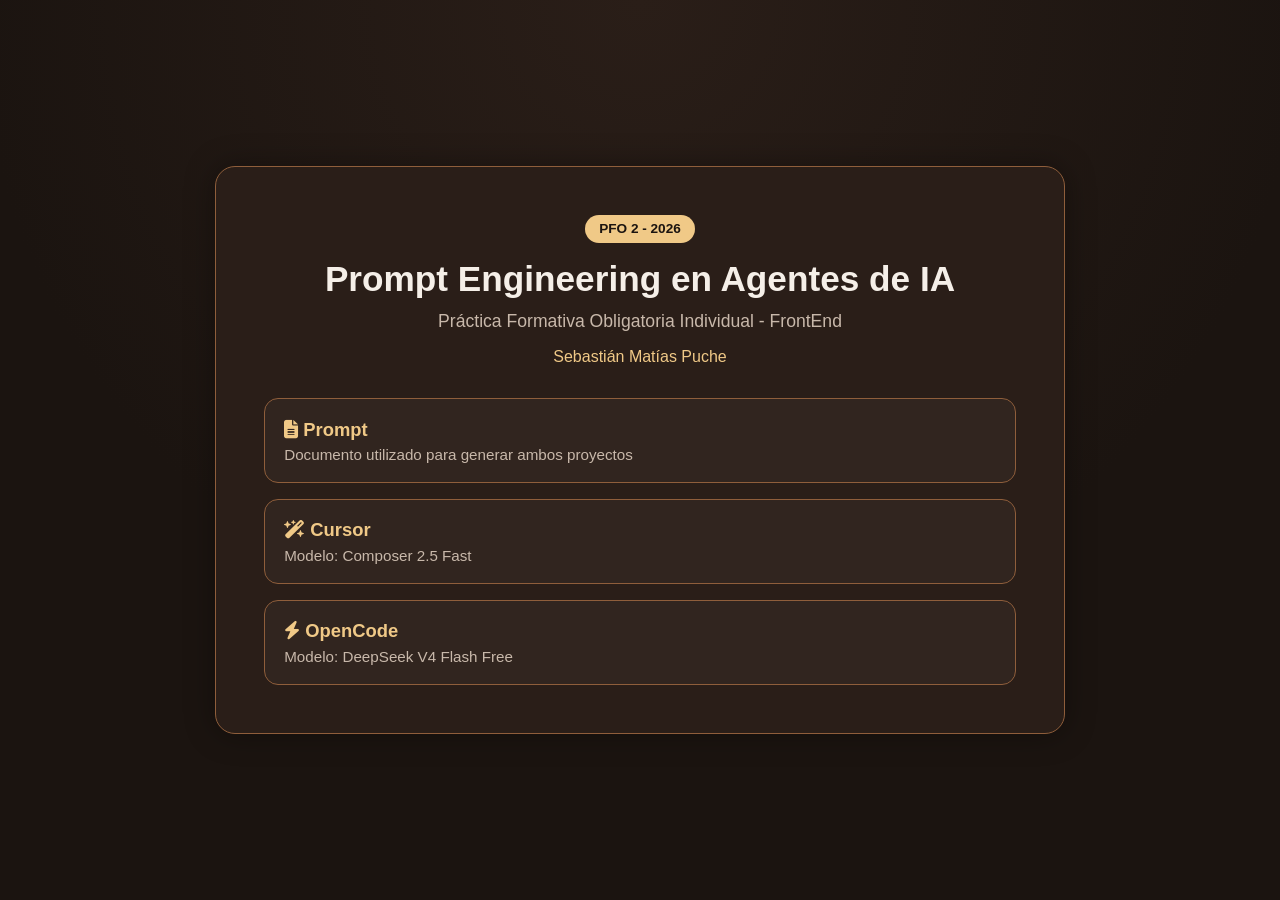
<file: index.html>
<!doctype html>
<html lang="es">
  <head>
    <meta charset="UTF-8" />
    <meta name="viewport" content="width=device-width, initial-scale=1.0" />
    <title>PFO2 - Prompt Engineering en Agentes de IA</title>
    <link rel="stylesheet" href="styles.css" />
    <link
      rel="stylesheet"
      href="https://cdnjs.cloudflare.com/ajax/libs/font-awesome/6.7.2/css/all.min.css"
    />
  </head>

  <body>
    <main class="container">
      <div class="card">
        <header class="card-header">
          <span class="badge">PFO 2 - 2026</span>
          <h1>Prompt Engineering en Agentes de IA</h1>
          <h2>Práctica Formativa Obligatoria Individual - FrontEnd</h2>
          <p class="author">Sebastián Matías Puche</p>
        </header>

        <section class="card-body">

          <a href="/prompt.md" target="_blank" class="project-link"> 
            <span class="card-link">
                <i class="fa-solid fa-file-lines"></i> 
                Prompt
            </span>
             <span class="card-link-description"> 
                Documento utilizado para generar ambos proyectos 
            </span> 
          </a>  
            
          <a href="/cursor/index.html" target="_blank" class="project-link">
            <span class="card-link">
              <i class="fa-solid fa-wand-magic-sparkles"></i>
              Cursor
            </span>
            <span class="card-link-description">
              Modelo: Composer 2.5 Fast
            </span>
          </a>

          <a href="/openCode/index.html" target="_blank" class="project-link">
            <span class="card-link">
              <i class="fa-solid fa-bolt"></i>
              OpenCode
            </span>
            <span class="card-link-description">
              Modelo: DeepSeek V4 Flash Free
            </span>
          </a>
        </section>
      </div>
    </main>
  </body>
</html>
</file>
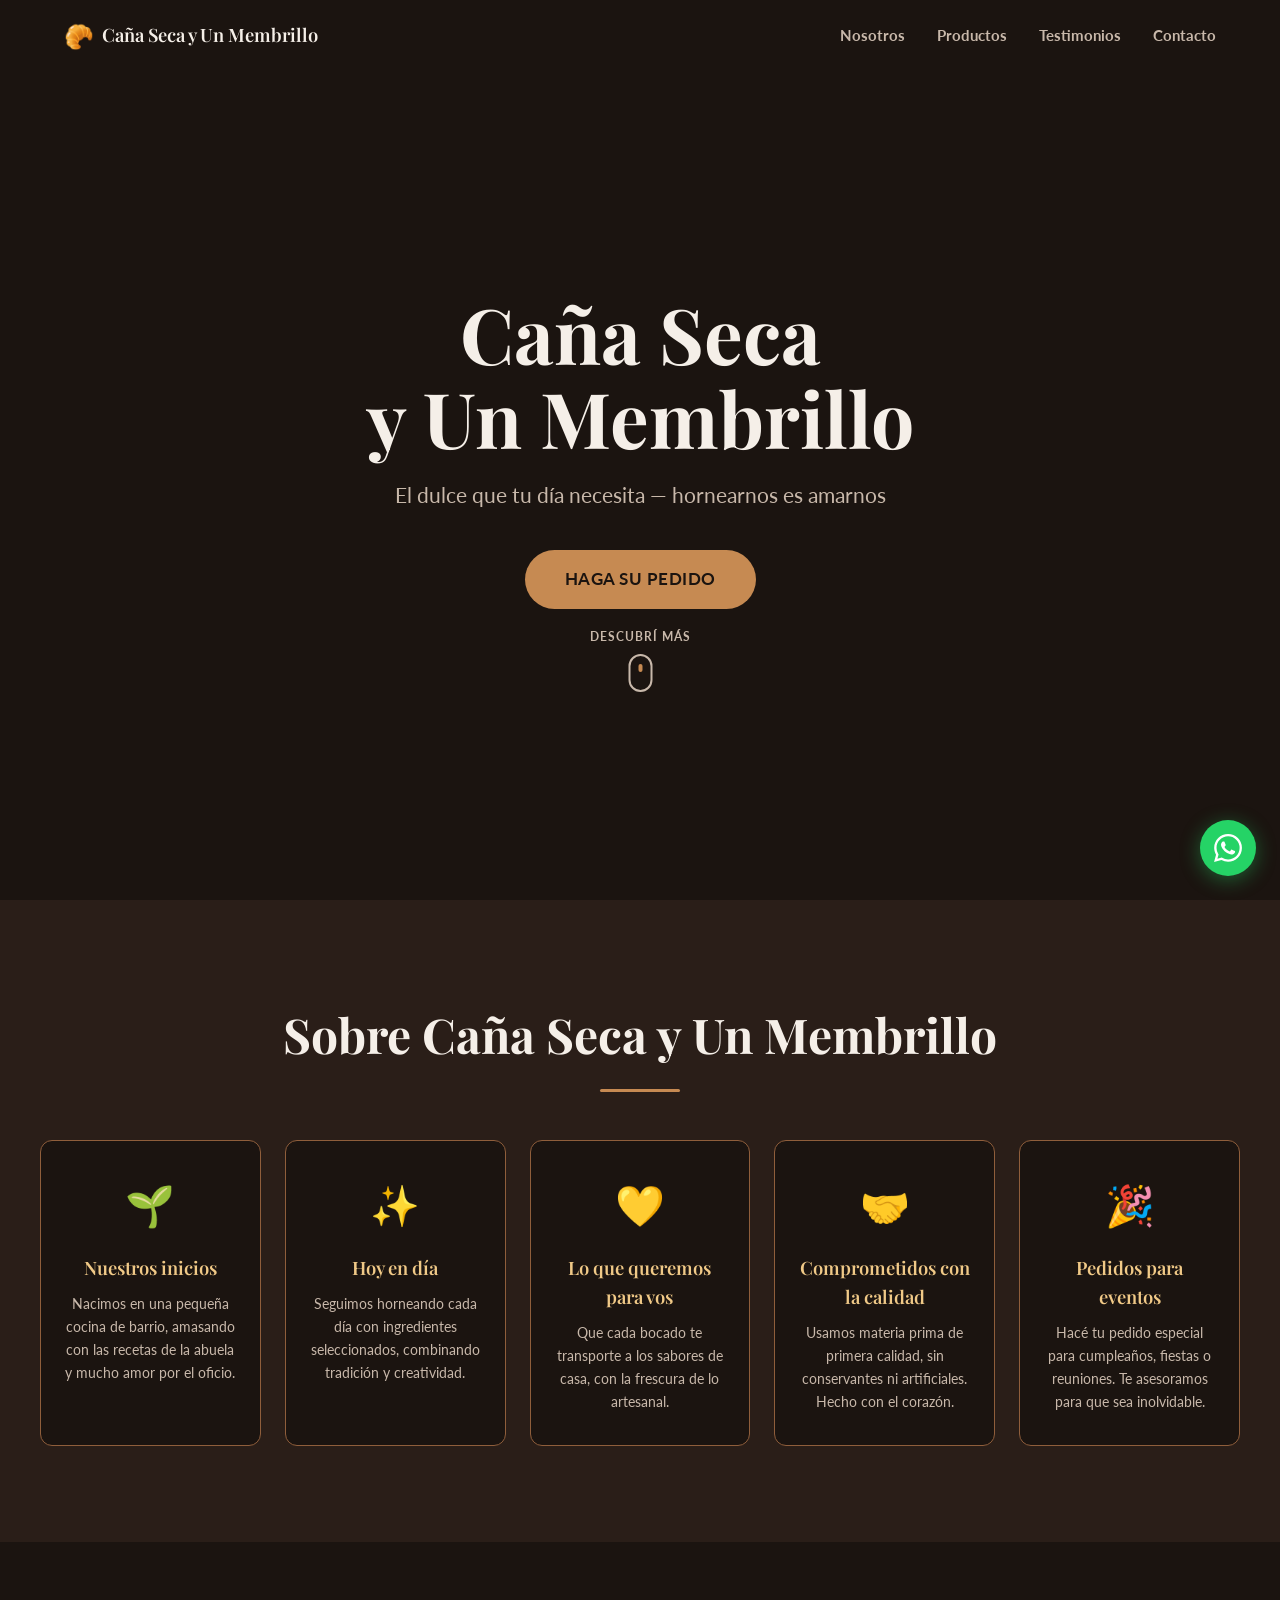
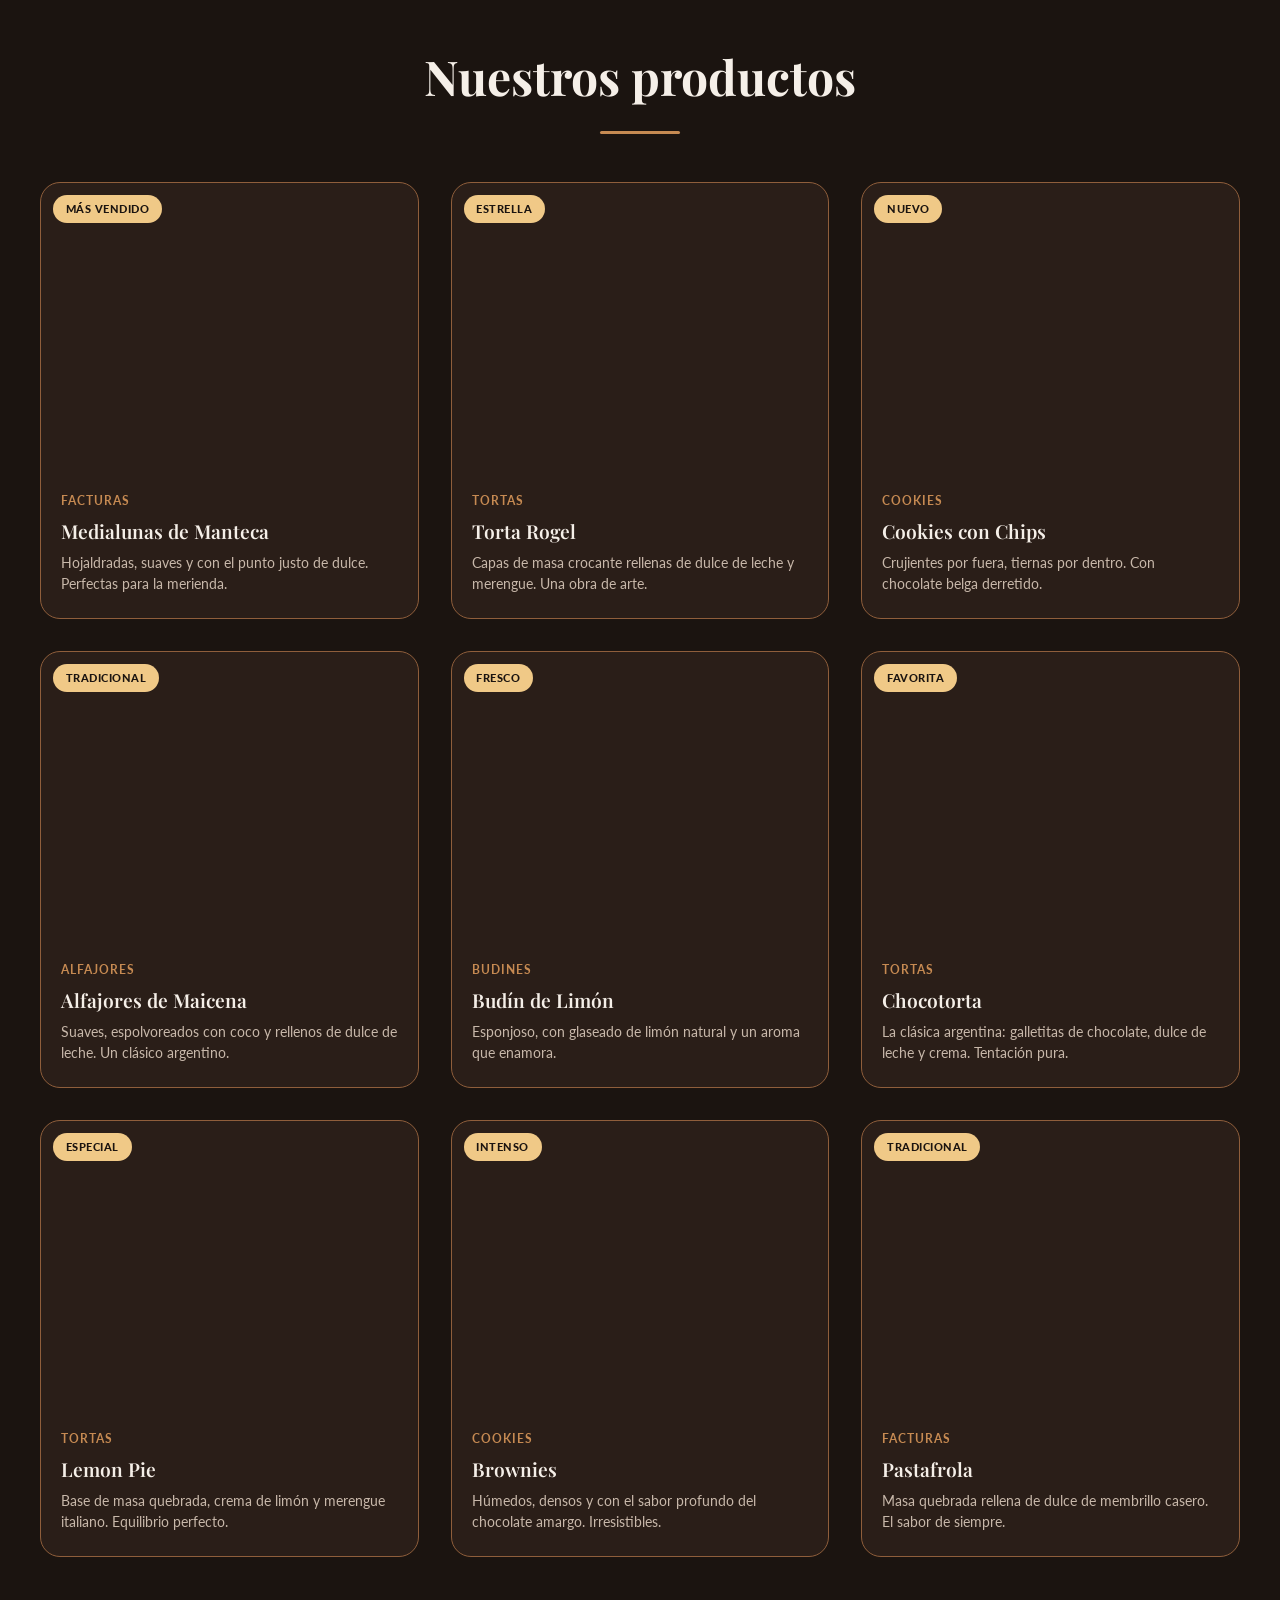
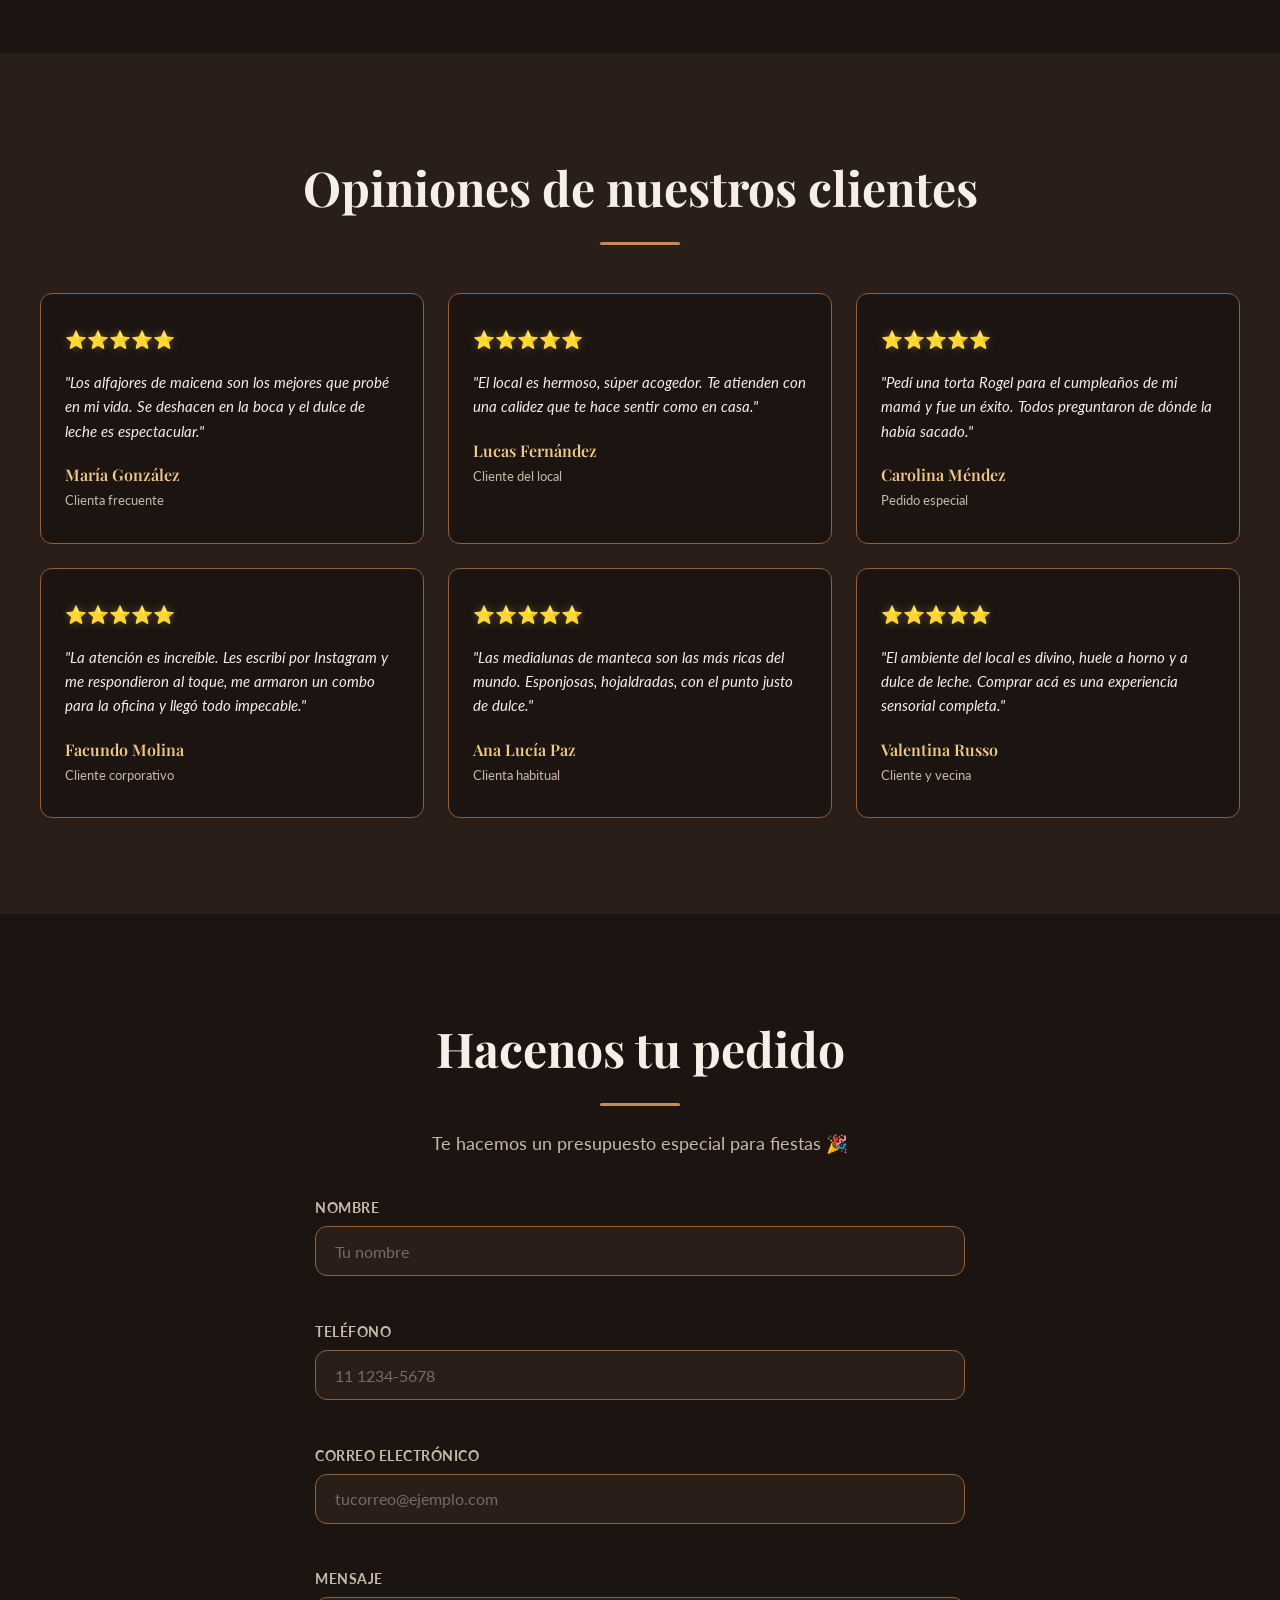
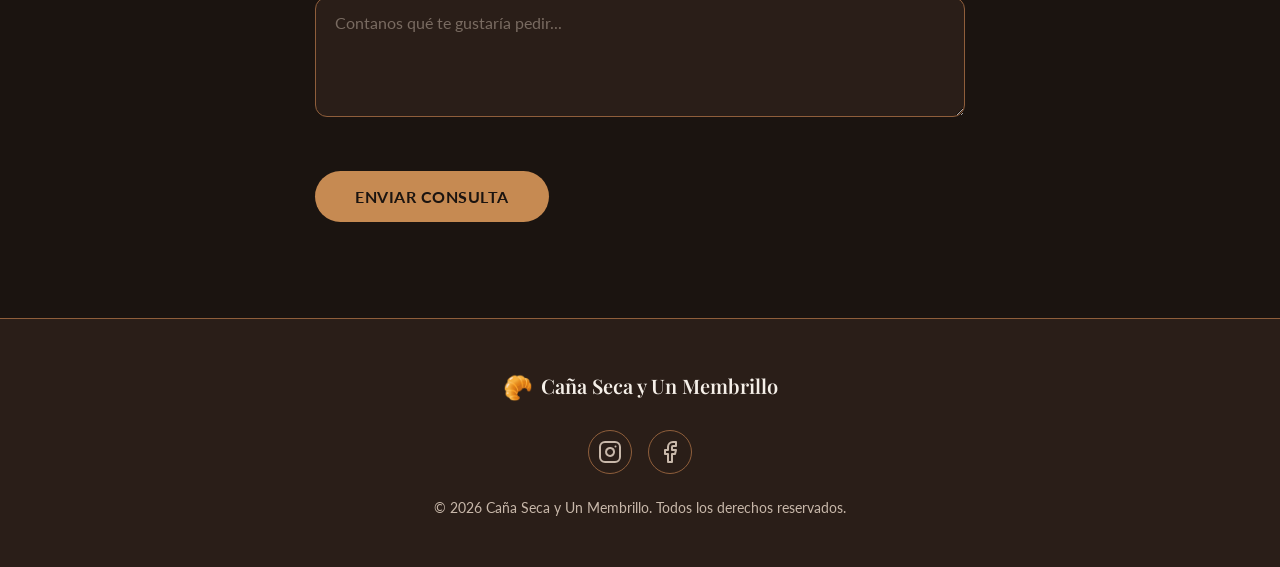
<file: openCode/index.html>
<!DOCTYPE html>
<html lang="es">
<head>
  <meta charset="UTF-8">
  <meta name="viewport" content="width=device-width, initial-scale=1.0">
  <meta name="description" content="Caña Seca y Un Membrillo — Pastelería artesanal. Facturas, tortas, cookies y más. Pedí online y disfrutá el mejor sabor casero.">
  <meta property="og:title" content="Caña Seca y Un Membrillo | Pastelería Artesanal">
  <meta property="og:description" content="Pastelería artesanal de calidad. Facturas, tortas, cookies, alfajores y más. Hacé tu pedido online.">
  <meta property="og:type" content="website">
  <title>Caña Seca y Un Membrillo — Pastelería Artesanal</title>
  <link rel="preconnect" href="https://fonts.googleapis.com">
  <link rel="preconnect" href="https://fonts.gstatic.com" crossorigin>
  <link href="https://fonts.googleapis.com/css2?family=Playfair+Display:ital,wght@0,400;0,600;0,700;1,400;1,600&family=Lato:wght@300;400;700;900&display=swap" rel="stylesheet">
  <link rel="stylesheet" href="styles.css">
</head>
<body>

  <!-- ===== HEADER ===== -->
  <header class="header" id="header" role="banner">
    <div class="header__container">
      <a href="#hero" class="header__logo" aria-label="Ir al inicio">
        <span class="header__logo-icon" aria-hidden="true">🥐</span>
        <span class="header__logo-text">Caña Seca y Un Membrillo</span>
      </a>
      <button class="header__hamburger" id="hamburgerBtn" aria-label="Abrir menú de navegación" aria-expanded="false">
        <span class="header__hamburger-line"></span>
        <span class="header__hamburger-line"></span>
        <span class="header__hamburger-line"></span>
      </button>
      <nav class="header__nav" id="mainNav" role="navigation" aria-label="Navegación principal">
        <ul class="header__nav-list">
          <li><a href="#about" class="header__nav-link">Nosotros</a></li>
          <li><a href="#products" class="header__nav-link">Productos</a></li>
          <li><a href="#testimonials" class="header__nav-link">Testimonios</a></li>
          <li><a href="#contact" class="header__nav-link">Contacto</a></li>
        </ul>
      </nav>
    </div>
    <div class="header__overlay" id="navOverlay" aria-hidden="true"></div>
  </header>

  <main>
    <!-- ===== HERO ===== -->
    <section class="hero" id="hero">
      <div class="hero__bg" aria-hidden="true">
        <img
          src="https://images.unsplash.com/photo-1509365465985-25d11c17e812?w=1600&q=80"
          alt=""
          loading="lazy"
          width="1600"
          height="900"
          onerror="this.src='https://picsum.photos/seed/pasteleria/1600/900'"
        >
      </div>
      <div class="hero__overlay" aria-hidden="true"></div>
      <div class="hero__content">
        <h1 class="hero__title">Caña Seca <br>y Un Membrillo</h1>
        <p class="hero__subtitle">El dulce que tu día necesita — hornearnos es amarnos</p>
        <a href="#contact" class="hero__cta btn btn--primary">Haga su pedido</a>
        <div class="hero__scroll" aria-hidden="true">
          <span class="hero__scroll-text">Descubrí más</span>
          <span class="hero__scroll-mouse">
            <span class="hero__scroll-dot"></span>
          </span>
        </div>
      </div>
    </section>

    <!-- ===== ABOUT ===== -->
    <section class="about" id="about" aria-labelledby="about-title">
      <div class="about__container">
        <h2 class="section__title" id="about-title">Sobre Caña Seca y Un Membrillo</h2>
        <div class="about__grid">
          <article class="about__card fade-in-up">
            <span class="about__card-icon" aria-hidden="true">🌱</span>
            <h3 class="about__card-title">Nuestros inicios</h3>
            <p class="about__card-text">
              Nacimos en una pequeña cocina de barrio, amasando con las recetas de la abuela y mucho amor por el oficio.
            </p>
          </article>
          <article class="about__card fade-in-up">
            <span class="about__card-icon" aria-hidden="true">✨</span>
            <h3 class="about__card-title">Hoy en día</h3>
            <p class="about__card-text">
              Seguimos horneando cada día con ingredientes seleccionados, combinando tradición y creatividad.
            </p>
          </article>
          <article class="about__card fade-in-up">
            <span class="about__card-icon" aria-hidden="true">💛</span>
            <h3 class="about__card-title">Lo que queremos para vos</h3>
            <p class="about__card-text">
              Que cada bocado te transporte a los sabores de casa, con la frescura de lo artesanal.
            </p>
          </article>
          <article class="about__card fade-in-up">
            <span class="about__card-icon" aria-hidden="true">🤝</span>
            <h3 class="about__card-title">Comprometidos con la calidad</h3>
            <p class="about__card-text">
              Usamos materia prima de primera calidad, sin conservantes ni artificiales. Hecho con el corazón.
            </p>
          </article>
          <article class="about__card fade-in-up">
            <span class="about__card-icon" aria-hidden="true">🎉</span>
            <h3 class="about__card-title">Pedidos para eventos</h3>
            <p class="about__card-text">
              Hacé tu pedido especial para cumpleaños, fiestas o reuniones. Te asesoramos para que sea inolvidable.
            </p>
          </article>
        </div>
      </div>
    </section>

    <!-- ===== PRODUCTS ===== -->
    <section class="products" id="products" aria-labelledby="products-title">
      <div class="products__container">
        <h2 class="section__title" id="products-title">Nuestros productos</h2>
        <div class="products__grid">
          <article class="product-card fade-in-up">
            <div class="product-card__image-wrapper">
              <img
                src="https://images.unsplash.com/photo-1586444248902-2f64eddc13df?w=400&q=80"
                alt="Medialunas de manteca recién horneadas"
                loading="lazy"
                width="400"
                height="300"
                class="product-card__image"
                onerror="this.src='https://picsum.photos/seed/medialunas/400/300'"
              >
              <span class="product-card__badge">Más vendido</span>
            </div>
            <div class="product-card__body">
              <span class="product-card__category">Facturas</span>
              <h3 class="product-card__name">Medialunas de Manteca</h3>
              <p class="product-card__desc">Hojaldradas, suaves y con el punto justo de dulce. Perfectas para la merienda.</p>
            </div>
          </article>
          <article class="product-card fade-in-up">
            <div class="product-card__image-wrapper">
              <img
                src="https://images.unsplash.com/photo-1578985545062-69928b1d9587?w=400&q=80"
                alt="Torta Rogel con dulce de leche"
                loading="lazy"
                width="400"
                height="300"
                class="product-card__image"
                onerror="this.src='https://picsum.photos/seed/tortarogel/400/300'"
              >
              <span class="product-card__badge">Estrella</span>
            </div>
            <div class="product-card__body">
              <span class="product-card__category">Tortas</span>
              <h3 class="product-card__name">Torta Rogel</h3>
              <p class="product-card__desc">Capas de masa crocante rellenas de dulce de leche y merengue. Una obra de arte.</p>
            </div>
          </article>
          <article class="product-card fade-in-up">
            <div class="product-card__image-wrapper">
              <img
                src="https://images.unsplash.com/photo-1606890737304-57a1ca8a5b62?w=400&q=80"
                alt="Cookies con chips de chocolate"
                loading="lazy"
                width="400"
                height="300"
                class="product-card__image"
                onerror="this.src='https://picsum.photos/seed/cookies/400/300'"
              >
              <span class="product-card__badge">Nuevo</span>
            </div>
            <div class="product-card__body">
              <span class="product-card__category">Cookies</span>
              <h3 class="product-card__name">Cookies con Chips</h3>
              <p class="product-card__desc">Crujientes por fuera, tiernas por dentro. Con chocolate belga derretido.</p>
            </div>
          </article>
          <article class="product-card fade-in-up">
            <div class="product-card__image-wrapper">
              <img
                src="https://images.unsplash.com/photo-1558961363-fa8fdf82db35?w=400&q=80"
                alt="Alfajores de maicena"
                loading="lazy"
                width="400"
                height="300"
                class="product-card__image"
                onerror="this.src='https://picsum.photos/seed/alfajores/400/300'"
              >
              <span class="product-card__badge">Tradicional</span>
            </div>
            <div class="product-card__body">
              <span class="product-card__category">Alfajores</span>
              <h3 class="product-card__name">Alfajores de Maicena</h3>
              <p class="product-card__desc">Suaves, espolvoreados con coco y rellenos de dulce de leche. Un clásico argentino.</p>
            </div>
          </article>
          <article class="product-card fade-in-up">
            <div class="product-card__image-wrapper">
              <img
                src="https://images.unsplash.com/photo-1607920592515-1e5bda4c2a07?w=400&q=80"
                alt="Budín de limón glaseado"
                loading="lazy"
                width="400"
                height="300"
                class="product-card__image"
                onerror="this.src='https://picsum.photos/seed/budin/400/300'"
              >
              <span class="product-card__badge">Fresco</span>
            </div>
            <div class="product-card__body">
              <span class="product-card__category">Budines</span>
              <h3 class="product-card__name">Budín de Limón</h3>
              <p class="product-card__desc">Esponjoso, con glaseado de limón natural y un aroma que enamora.</p>
            </div>
          </article>
          <article class="product-card fade-in-up">
            <div class="product-card__image-wrapper">
              <img
                src="https://images.unsplash.com/photo-1605034313761-73f2c21e150b?w=400&q=80"
                alt="Chocotorta con crema"
                loading="lazy"
                width="400"
                height="300"
                class="product-card__image"
                onerror="this.src='https://picsum.photos/seed/chocotorta/400/300'"
              >
              <span class="product-card__badge">Favorita</span>
            </div>
            <div class="product-card__body">
              <span class="product-card__category">Tortas</span>
              <h3 class="product-card__name">Chocotorta</h3>
              <p class="product-card__desc">La clásica argentina: galletitas de chocolate, dulce de leche y crema. Tentación pura.</p>
            </div>
          </article>
          <article class="product-card fade-in-up">
            <div class="product-card__image-wrapper">
              <img
                src="https://images.unsplash.com/photo-1546069901-ba9599a7e63c?w=400&q=80"
                alt="Lemon Pie con merengue"
                loading="lazy"
                width="400"
                height="300"
                class="product-card__image"
                onerror="this.src='https://picsum.photos/seed/lemonpie/400/300'"
              >
              <span class="product-card__badge">Especial</span>
            </div>
            <div class="product-card__body">
              <span class="product-card__category">Tortas</span>
              <h3 class="product-card__name">Lemon Pie</h3>
              <p class="product-card__desc">Base de masa quebrada, crema de limón y merengue italiano. Equilibrio perfecto.</p>
            </div>
          </article>
          <article class="product-card fade-in-up">
            <div class="product-card__image-wrapper">
              <img
                src="https://images.unsplash.com/photo-1606313564200-e75d5e30476c?w=400&q=80"
                alt="Brownies de chocolate"
                loading="lazy"
                width="400"
                height="300"
                class="product-card__image"
                onerror="this.src='https://picsum.photos/seed/brownies/400/300'"
              >
              <span class="product-card__badge">Intenso</span>
            </div>
            <div class="product-card__body">
              <span class="product-card__category">Cookies</span>
              <h3 class="product-card__name">Brownies</h3>
              <p class="product-card__desc">Húmedos, densos y con el sabor profundo del chocolate amargo. Irresistibles.</p>
            </div>
          </article>
          <article class="product-card fade-in-up">
            <div class="product-card__image-wrapper">
              <img
                src="https://images.unsplash.com/photo-1590080874088-eec8e9ca603c?w=400&q=80"
                alt="Pastafrola de membrillo"
                loading="lazy"
                width="400"
                height="300"
                class="product-card__image"
                onerror="this.src='https://picsum.photos/seed/pastafrola/400/300'"
              >
              <span class="product-card__badge">Tradicional</span>
            </div>
            <div class="product-card__body">
              <span class="product-card__category">Facturas</span>
              <h3 class="product-card__name">Pastafrola</h3>
              <p class="product-card__desc">Masa quebrada rellena de dulce de membrillo casero. El sabor de siempre.</p>
            </div>
          </article>
        </div>
      </div>
    </section>

    <!-- ===== TESTIMONIALS ===== -->
    <section class="testimonials" id="testimonials" aria-labelledby="testimonials-title">
      <div class="testimonials__container">
        <h2 class="section__title" id="testimonials-title">Opiniones de nuestros clientes</h2>
        <div class="testimonials__grid">
          <blockquote class="testimonial-card fade-in-up">
            <div class="testimonial-card__stars" aria-label="5 de 5 estrellas">
              <span aria-hidden="true">⭐⭐⭐⭐⭐</span>
            </div>
            <p class="testimonial-card__text">"Los alfajores de maicena son los mejores que probé en mi vida. Se deshacen en la boca y el dulce de leche es espectacular."</p>
            <footer class="testimonial-card__footer">
              <cite class="testimonial-card__author">María González</cite>
              <span class="testimonial-card__role">Clienta frecuente</span>
            </footer>
          </blockquote>
          <blockquote class="testimonial-card fade-in-up">
            <div class="testimonial-card__stars" aria-label="5 de 5 estrellas">
              <span aria-hidden="true">⭐⭐⭐⭐⭐</span>
            </div>
            <p class="testimonial-card__text">"El local es hermoso, súper acogedor. Te atienden con una calidez que te hace sentir como en casa."</p>
            <footer class="testimonial-card__footer">
              <cite class="testimonial-card__author">Lucas Fernández</cite>
              <span class="testimonial-card__role">Cliente del local</span>
            </footer>
          </blockquote>
          <blockquote class="testimonial-card fade-in-up">
            <div class="testimonial-card__stars" aria-label="5 de 5 estrellas">
              <span aria-hidden="true">⭐⭐⭐⭐⭐</span>
            </div>
            <p class="testimonial-card__text">"Pedí una torta Rogel para el cumpleaños de mi mamá y fue un éxito. Todos preguntaron de dónde la había sacado."</p>
            <footer class="testimonial-card__footer">
              <cite class="testimonial-card__author">Carolina Méndez</cite>
              <span class="testimonial-card__role">Pedido especial</span>
            </footer>
          </blockquote>
          <blockquote class="testimonial-card fade-in-up">
            <div class="testimonial-card__stars" aria-label="5 de 5 estrellas">
              <span aria-hidden="true">⭐⭐⭐⭐⭐</span>
            </div>
            <p class="testimonial-card__text">"La atención es increíble. Les escribí por Instagram y me respondieron al toque, me armaron un combo para la oficina y llegó todo impecable."</p>
            <footer class="testimonial-card__footer">
              <cite class="testimonial-card__author">Facundo Molina</cite>
              <span class="testimonial-card__role">Cliente corporativo</span>
            </footer>
          </blockquote>
          <blockquote class="testimonial-card fade-in-up">
            <div class="testimonial-card__stars" aria-label="5 de 5 estrellas">
              <span aria-hidden="true">⭐⭐⭐⭐⭐</span>
            </div>
            <p class="testimonial-card__text">"Las medialunas de manteca son las más ricas del mundo. Esponjosas, hojaldradas, con el punto justo de dulce."</p>
            <footer class="testimonial-card__footer">
              <cite class="testimonial-card__author">Ana Lucía Paz</cite>
              <span class="testimonial-card__role">Clienta habitual</span>
            </footer>
          </blockquote>
          <blockquote class="testimonial-card fade-in-up">
            <div class="testimonial-card__stars" aria-label="5 de 5 estrellas">
              <span aria-hidden="true">⭐⭐⭐⭐⭐</span>
            </div>
            <p class="testimonial-card__text">"El ambiente del local es divino, huele a horno y a dulce de leche. Comprar acá es una experiencia sensorial completa."</p>
            <footer class="testimonial-card__footer">
              <cite class="testimonial-card__author">Valentina Russo</cite>
              <span class="testimonial-card__role">Cliente y vecina</span>
            </footer>
          </blockquote>
        </div>
      </div>
    </section>

    <!-- ===== CONTACT ===== -->
    <section class="contact" id="contact" aria-labelledby="contact-title">
      <div class="contact__container">
        <h2 class="section__title" id="contact-title">Hacenos tu pedido</h2>
        <p class="contact__subtitle">Te hacemos un presupuesto especial para fiestas 🎉</p>
        <form class="contact__form" id="contactForm" novalidate>
          <div class="contact__field">
            <label for="formName" class="contact__label">Nombre</label>
            <input
              type="text"
              id="formName"
              name="name"
              class="contact__input"
              placeholder="Tu nombre"
              required
              aria-describedby="nameError"
            >
            <span class="contact__error" id="nameError" role="alert" aria-live="polite"></span>
          </div>
          <div class="contact__field">
            <label for="formPhone" class="contact__label">Teléfono</label>
            <input
              type="tel"
              id="formPhone"
              name="phone"
              class="contact__input"
              placeholder="11 1234-5678"
              required
              aria-describedby="phoneError"
            >
            <span class="contact__error" id="phoneError" role="alert" aria-live="polite"></span>
          </div>
          <div class="contact__field">
            <label for="formEmail" class="contact__label">Correo electrónico</label>
            <input
              type="email"
              id="formEmail"
              name="email"
              class="contact__input"
              placeholder="tucorreo@ejemplo.com"
              required
              aria-describedby="emailError"
            >
            <span class="contact__error" id="emailError" role="alert" aria-live="polite"></span>
          </div>
          <div class="contact__field">
            <label for="formMessage" class="contact__label">Mensaje</label>
            <textarea
              id="formMessage"
              name="message"
              class="contact__input contact__textarea"
              placeholder="Contanos qué te gustaría pedir..."
              required
              aria-describedby="messageError"
            ></textarea>
            <span class="contact__error" id="messageError" role="alert" aria-live="polite"></span>
          </div>
          <button type="submit" class="btn btn--primary contact__submit" id="formSubmitBtn">Enviar consulta</button>
        </form>
      </div>
    </section>

    <!-- ===== MODAL ===== -->
    <div class="modal" id="successModal" role="dialog" aria-modal="true" aria-labelledby="modalTitle" aria-hidden="true">
      <div class="modal__overlay" id="modalOverlay" tabindex="-1"></div>
      <div class="modal__content">
        <h3 class="modal__title" id="modalTitle">Consulta enviada</h3>
        <p class="modal__message">Mensaje recibido, lo contactaremos a la brevedad.</p>
        <button class="btn btn--primary modal__close" id="modalCloseBtn">Aceptar</button>
      </div>
    </div>
  </main>

  <!-- ===== FOOTER ===== -->
  <footer class="footer" role="contentinfo">
    <div class="footer__container">
      <div class="footer__brand">
        <span class="footer__logo-icon" aria-hidden="true">🥐</span>
        <span class="footer__logo-text">Caña Seca y Un Membrillo</span>
      </div>
      <div class="footer__social">
        <a href="https://www.instagram.com/" target="_blank" rel="noopener noreferrer" class="footer__social-link" aria-label="Instagram">
          <svg width="24" height="24" viewBox="0 0 24 24" fill="none" stroke="currentColor" stroke-width="2" stroke-linecap="round" stroke-linejoin="round" aria-hidden="true">
            <rect x="2" y="2" width="20" height="20" rx="5" ry="5"></rect>
            <path d="M16 11.37A4 4 0 1 1 12.63 8 4 4 0 0 1 16 11.37z"></path>
            <line x1="17.5" y1="6.5" x2="17.51" y2="6.5"></line>
          </svg>
        </a>
        <a href="https://www.facebook.com/" target="_blank" rel="noopener noreferrer" class="footer__social-link" aria-label="Facebook">
          <svg width="24" height="24" viewBox="0 0 24 24" fill="none" stroke="currentColor" stroke-width="2" stroke-linecap="round" stroke-linejoin="round" aria-hidden="true">
            <path d="M18 2h-3a5 5 0 0 0-5 5v3H7v4h3v8h4v-8h3l1-4h-4V7a1 1 0 0 1 1-1h3z"></path>
          </svg>
        </a>
      </div>
      <p class="footer__copy">&copy; 2026 Caña Seca y Un Membrillo. Todos los derechos reservados.</p>
    </div>
  </footer>

  <!-- ===== WHATSAPP BUTTON ===== -->
  <a
    href="https://wa.me/5491123456789"
    target="_blank"
    rel="noopener noreferrer"
    class="whatsapp-btn"
    aria-label="Contactar por WhatsApp"
  >
    <svg width="28" height="28" viewBox="0 0 24 24" fill="currentColor" aria-hidden="true">
      <path d="M17.472 14.382c-.297-.149-1.758-.867-2.03-.967-.273-.099-.471-.148-.67.15-.197.297-.767.966-.94 1.164-.173.199-.347.223-.644.075-.297-.15-1.255-.463-2.39-1.475-.883-.788-1.48-1.761-1.653-2.059-.173-.297-.018-.458.13-.606.134-.133.298-.347.446-.52.149-.174.198-.298.298-.497.099-.198.05-.371-.025-.52-.075-.149-.669-1.612-.916-2.207-.242-.579-.487-.5-.669-.51-.173-.008-.371-.01-.57-.01-.198 0-.52.074-.792.372-.272.297-1.04 1.016-1.04 2.479 0 1.462 1.065 2.875 1.213 3.074.149.198 2.096 3.2 5.077 4.487.709.306 1.262.489 1.694.625.712.227 1.36.195 1.871.118.571-.085 1.758-.719 2.006-1.413.248-.694.248-1.289.173-1.413-.074-.124-.272-.198-.57-.347m-5.421 7.403h-.004a9.87 9.87 0 01-5.031-1.378l-.361-.214-3.741.982.998-3.648-.235-.374a9.86 9.86 0 01-1.51-5.26c.001-5.45 4.436-9.884 9.888-9.884 2.64 0 5.122 1.03 6.988 2.898a9.825 9.825 0 012.893 6.994c-.003 5.45-4.437 9.884-9.885 9.884m8.413-18.297A11.815 11.815 0 0012.05 0C5.495 0 .16 5.335.157 11.892c0 2.096.547 4.142 1.588 5.945L.057 24l6.305-1.654a11.882 11.882 0 005.683 1.448h.005c6.554 0 11.89-5.335 11.893-11.893a11.821 11.821 0 00-3.48-8.413z"/>
    </svg>
  </a>

  <script src="script.js"></script>
</body>
</html>
</file>
<file: styles.css>
:root {
    --chocolate: #1B1410;
    --cafe: #2A1E18;
    --caramelo: #C68A52;
    --canela: #8F5E3B;
    --vainilla: #F5EFE8;
    --avellana: #C8B8AA;
    --miel: #F0C987;
}

* {
    margin: 0;
    padding: 0;
    box-sizing: border-box;
}

body {
    min-height: 100vh;

    font-family: 'Roboto', sans-serif;

    background:
        radial-gradient(circle at top,
            #2A1E18,
            #1B1410 60%);

    color: var(--vainilla);

    display: flex;
    flex-direction: column;
}

.container {
    flex: 1;

    display: flex;
    justify-content: center;
    align-items: center;

    padding: 2rem;
}

.card {
    width: 100%;
    max-width: 850px;

    background: var(--cafe);

    border: 1px solid var(--canela);

    border-radius: 20px;

    padding: 3rem;

    box-shadow:
        0 0 30px rgba(0, 0, 0, .35);
}

.card-header {
    text-align: center;
    margin-bottom: 2rem;
}

.badge {
    display: inline-block;

    background: var(--miel);
    color: var(--chocolate);

    padding: .4rem .9rem;

    border-radius: 999px;

    font-weight: 700;
    font-size: .85rem;

    margin-bottom: 1rem;
}

.card-header h1 {
    font-size: 2.2rem;
    color: var(--vainilla);

    margin-bottom: .8rem;
}

.card-header h2 {
    font-size: 1.1rem;
    color: var(--avellana);

    font-weight: 400;

    margin-bottom: 1rem;
}

.author {
    color: var(--miel);
    font-weight: 500;
}

.card-body {
    display: flex;
    flex-direction: column;
    gap: 1rem;
}

.project-link {
    text-decoration: none;

    background: rgba(255,255,255,.03);

    border: 1px solid var(--canela);

    border-radius: 14px;

    padding: 1.2rem;

    transition: .25s ease;

    display: flex;
    flex-direction: column;
    gap: .35rem;
}

.project-link:hover {
    transform: translateY(-3px);

    border-color: var(--caramelo);

    background: rgba(198,138,82,.08);
}

.card-link {
    font-size: 1.15rem;
    font-weight: 700;

    color: var(--miel);
}

.card-link-description {
    color: var(--avellana);
    font-size: .95rem;
}

footer {
    text-align: center;
    padding: 1.5rem;
}

footer a {
    color: var(--caramelo);

    text-decoration: none;

    font-weight: 600;
}

footer a:hover {
    color: var(--miel);
}
</file>
<file: openCode/styles.css>
/* ===== RESET & VARIABLES ===== */
*,
*::before,
*::after {
  margin: 0;
  padding: 0;
  box-sizing: border-box;
}

:root {
  --clr-bg-primary: #1B1410;
  --clr-bg-secondary: #2A1E18;
  --clr-accent: #C68A52;
  --clr-border: #8F5E3B;
  --clr-text: #F5EFE8;
  --clr-text-muted: #C8B8AA;
  --clr-highlight: #F0C987;

  --font-display: 'Playfair Display', Georgia, serif;
  --font-body: 'Lato', Arial, sans-serif;

  --transition: 0.3s ease;
  --shadow-sm: 0 2px 8px rgba(0, 0, 0, 0.3);
  --shadow-md: 0 4px 20px rgba(0, 0, 0, 0.4);
  --shadow-lg: 0 8px 40px rgba(0, 0, 0, 0.5);

  --radius: 12px;
  --radius-lg: 20px;
  --max-width: 1200px;
  --header-height: 70px;
}

html {
  scroll-behavior: smooth;
  scroll-padding-top: var(--header-height);
}

body {
  font-family: var(--font-body);
  background-color: var(--clr-bg-primary);
  color: var(--clr-text);
  line-height: 1.6;
  -webkit-font-smoothing: antialiased;
  -moz-osx-font-smoothing: grayscale;
}

img {
  display: block;
  max-width: 100%;
  height: auto;
}

a {
  text-decoration: none;
  color: inherit;
}

ul {
  list-style: none;
}

/* ===== UTILITY ===== */
.section__title {
  font-family: var(--font-display);
  font-size: clamp(2rem, 5vw, 3rem);
  font-weight: 700;
  text-align: center;
  margin-bottom: 3rem;
  color: var(--clr-text);
  position: relative;
}

.section__title::after {
  content: '';
  display: block;
  width: 80px;
  height: 3px;
  background: var(--clr-accent);
  margin: 1rem auto 0;
  border-radius: 2px;
}

.btn {
  display: inline-flex;
  align-items: center;
  justify-content: center;
  gap: 0.5rem;
  padding: 0.9rem 2rem;
  border: none;
  border-radius: 50px;
  font-family: var(--font-body);
  font-size: 1rem;
  font-weight: 700;
  cursor: pointer;
  transition: all var(--transition);
  text-transform: uppercase;
  letter-spacing: 0.5px;
}

.btn--primary {
  background: var(--clr-accent);
  color: var(--clr-bg-primary);
}

.btn--primary:hover,
.btn--primary:focus-visible {
  background: var(--clr-highlight);
  transform: translateY(-2px);
  box-shadow: 0 6px 24px rgba(192, 138, 82, 0.4);
}

.btn--primary:active {
  transform: translateY(0);
}

/* ===== FADE-IN ANIMATIONS (IO) ===== */
.fade-in-up {
  opacity: 0;
  transform: translateY(40px);
  transition: opacity 0.7s ease, transform 0.7s ease;
}

.fade-in-up.visible {
  opacity: 1;
  transform: translateY(0);
}

/* ===== HEADER ===== */
.header {
  position: fixed;
  top: 0;
  left: 0;
  width: 100%;
  height: var(--header-height);
  z-index: 1000;
  transition: background var(--transition), backdrop-filter var(--transition), box-shadow var(--transition);
}

.header.scrolled {
  background: rgba(27, 20, 16, 0.85);
  backdrop-filter: blur(10px);
  -webkit-backdrop-filter: blur(10px);
  box-shadow: 0 2px 20px rgba(0, 0, 0, 0.4);
}

.header__container {
  max-width: var(--max-width);
  margin: 0 auto;
  padding: 0 1.5rem;
  height: 100%;
  display: flex;
  align-items: center;
  justify-content: space-between;
}

.header__logo {
  display: flex;
  align-items: center;
  gap: 0.5rem;
  font-family: var(--font-display);
  font-size: 1.15rem;
  font-weight: 600;
  z-index: 1001;
}

.header__logo-icon {
  font-size: 1.5rem;
}

.header__logo-text {
  color: var(--clr-text);
}

.header__nav-list {
  display: flex;
  gap: 2rem;
}

.header__nav-link {
  font-size: 0.95rem;
  font-weight: 700;
  color: var(--clr-text-muted);
  transition: color var(--transition);
  position: relative;
}

.header__nav-link::after {
  content: '';
  position: absolute;
  bottom: -4px;
  left: 0;
  width: 0;
  height: 2px;
  background: var(--clr-accent);
  transition: width var(--transition);
}

.header__nav-link:hover,
.header__nav-link:focus-visible {
  color: var(--clr-highlight);
}

.header__nav-link:hover::after,
.header__nav-link:focus-visible::after {
  width: 100%;
}

/* Hamburger */
.header__hamburger {
  display: none;
  flex-direction: column;
  justify-content: center;
  gap: 5px;
  width: 36px;
  height: 36px;
  background: none;
  border: none;
  cursor: pointer;
  z-index: 1001;
  padding: 6px;
}

.header__hamburger-line {
  display: block;
  width: 100%;
  height: 2.5px;
  background: var(--clr-text);
  border-radius: 2px;
  transition: all var(--transition);
  transform-origin: center;
}

.header__hamburger.active .header__hamburger-line:nth-child(1) {
  transform: rotate(45deg) translate(5px, 5px);
}

.header__hamburger.active .header__hamburger-line:nth-child(2) {
  opacity: 0;
}

.header__hamburger.active .header__hamburger-line:nth-child(3) {
  transform: rotate(-45deg) translate(5px, -5px);
}

/* Overlay */
.header__overlay {
  position: fixed;
  inset: 0;
  background: rgba(0, 0, 0, 0.6);
  z-index: 999;
  opacity: 0;
  pointer-events: none;
  transition: opacity var(--transition);
}

.header__overlay.active {
  opacity: 1;
  pointer-events: auto;
}

/* ===== HERO ===== */
.hero {
  position: relative;
  min-height: 100vh;
  display: flex;
  align-items: center;
  justify-content: center;
  overflow: hidden;
}

.hero__bg {
  position: absolute;
  inset: 0;
}

.hero__bg img {
  width: 100%;
  height: 100%;
  object-fit: cover;
}

.hero__overlay {
  position: absolute;
  inset: 0;
  background: linear-gradient(
    135deg,
    rgba(27, 20, 16, 0.92) 0%,
    rgba(27, 20, 16, 0.7) 50%,
    rgba(27, 20, 16, 0.4) 100%
  );
}

.hero__content {
  position: relative;
  z-index: 2;
  text-align: center;
  padding: 2rem;
  max-width: 800px;
}

.hero__title {
  font-family: var(--font-display);
  font-size: clamp(2.5rem, 8vw, 4.8rem);
  font-weight: 700;
  line-height: 1.1;
  margin-bottom: 1.2rem;
  color: var(--clr-text);
  animation: pulseGlow 3s ease-in-out infinite;
}

@keyframes pulseGlow {
  0%, 100% { text-shadow: 0 0 20px rgba(240, 201, 135, 0.1); }
  50% { text-shadow: 0 0 30px rgba(240, 201, 135, 0.25); }
}

.hero__subtitle {
  font-size: clamp(1rem, 2.5vw, 1.3rem);
  color: var(--clr-text-muted);
  margin-bottom: 2.5rem;
  font-weight: 400;
  line-height: 1.5;
}

.hero__cta {
  font-size: 1.05rem;
  padding: 1rem 2.5rem;
}

/* Scroll indicator */
.hero__scroll {
  position: absolute;
  top: 23rem;
  left: 50%;
  transform: translateX(-50%);
  display: flex;
  flex-direction: column;
  align-items: center;
  gap: 0.5rem;
  color: var(--clr-text-muted);
}

.hero__scroll-text {
  font-size: 0.75rem;
  text-transform: uppercase;
  letter-spacing: 1px;
  font-weight: 700;
}

.hero__scroll-mouse {
  width: 24px;
  height: 38px;
  border: 2px solid var(--clr-text-muted);
  border-radius: 12px;
  display: flex;
  justify-content: center;
  padding-top: 8px;
}

.hero__scroll-dot {
  display: block;
  width: 4px;
  height: 8px;
  background: var(--clr-accent);
  border-radius: 2px;
  animation: scrollDot 2s ease-in-out infinite;
}

@keyframes scrollDot {
  0% { transform: translateY(0); opacity: 1; }
  100% { transform: translateY(14px); opacity: 0; }
}

/* ===== ABOUT ===== */
.about {
  padding: 6rem 1.5rem;
  background: var(--clr-bg-secondary);
}

.about__container {
  max-width: var(--max-width);
  margin: 0 auto;
}

.about__grid {
  display: grid;
  grid-template-columns: repeat(auto-fit, minmax(200px, 1fr));
  gap: 1.5rem;
}

.about__card {
  background: var(--clr-bg-primary);
  border: 1px solid var(--clr-border);
  border-radius: var(--radius);
  padding: 2rem 1.5rem;
  text-align: center;
  transition: transform var(--transition), box-shadow var(--transition);
}

.about__card:hover {
  transform: translateY(-6px);
  box-shadow: var(--shadow-md);
}

.about__card-icon {
  display: block;
  font-size: 2.5rem;
  margin-bottom: 1rem;
}

.about__card-title {
  font-family: var(--font-display);
  font-size: 1.15rem;
  font-weight: 600;
  margin-bottom: 0.6rem;
  color: var(--clr-highlight);
}

.about__card-text {
  font-size: 0.9rem;
  color: var(--clr-text-muted);
  line-height: 1.6;
}

/* ===== PRODUCTS ===== */
.products {
  padding: 6rem 1.5rem;
  background: var(--clr-bg-primary);
}

.products__container {
  max-width: var(--max-width);
  margin: 0 auto;
}

.products__grid {
  display: grid;
  grid-template-columns: repeat(auto-fill, minmax(280px, 1fr));
  gap: 2rem;
}

.product-card {
  background: var(--clr-bg-secondary);
  border: 1px solid var(--clr-border);
  border-radius: var(--radius-lg);
  overflow: hidden;
  transition: transform var(--transition), box-shadow var(--transition);
  position: relative;
}

.product-card:hover {
  transform: scale(1.03);
  box-shadow: var(--shadow-lg);
}

/* Shine effect */
.product-card::before {
  content: '';
  position: absolute;
  top: 0;
  left: -100%;
  width: 60%;
  height: 100%;
  background: linear-gradient(
    105deg,
    transparent 40%,
    rgba(245, 239, 232, 0.08) 45%,
    rgba(245, 239, 232, 0.12) 50%,
    transparent 55%
  );
  z-index: 2;
  pointer-events: none;
  transition: left 0.6s ease;
}

.product-card:hover::before {
  left: 150%;
}

.product-card__image-wrapper {
  position: relative;
  overflow: hidden;
  aspect-ratio: 4 / 3;
}

.product-card__image {
  width: 100%;
  height: 100%;
  object-fit: cover;
  transition: transform 0.5s ease;
}

.product-card:hover .product-card__image {
  transform: scale(1.1);
}

.product-card__badge {
  position: absolute;
  top: 12px;
  left: 12px;
  background: var(--clr-highlight);
  color: var(--clr-bg-primary);
  font-size: 0.7rem;
  font-weight: 900;
  text-transform: uppercase;
  letter-spacing: 0.5px;
  padding: 0.3rem 0.8rem;
  border-radius: 50px;
  z-index: 1;
}

.product-card__body {
  padding: 1.25rem 1.25rem 1.5rem;
}

.product-card__category {
  display: inline-block;
  font-size: 0.75rem;
  font-weight: 700;
  text-transform: uppercase;
  letter-spacing: 1px;
  color: var(--clr-accent);
  margin-bottom: 0.4rem;
}

.product-card__name {
  font-family: var(--font-display);
  font-size: 1.2rem;
  font-weight: 600;
  margin-bottom: 0.4rem;
  color: var(--clr-text);
}

.product-card__desc {
  font-size: 0.85rem;
  color: var(--clr-text-muted);
  line-height: 1.5;
}

/* ===== TESTIMONIALS ===== */
.testimonials {
  padding: 6rem 1.5rem;
  background: var(--clr-bg-secondary);
}

.testimonials__container {
  max-width: var(--max-width);
  margin: 0 auto;
}

.testimonials__grid {
  display: grid;
  grid-template-columns: repeat(auto-fit, minmax(300px, 1fr));
  gap: 1.5rem;
}

.testimonial-card {
  background: var(--clr-bg-primary);
  border: 1px solid var(--clr-border);
  border-radius: var(--radius);
  padding: 2rem 1.5rem;
  transition: transform var(--transition), box-shadow var(--transition);
}

.testimonial-card:hover {
  transform: translateY(-4px);
  box-shadow: var(--shadow-md);
}

.testimonial-card__stars {
  font-size: 1.1rem;
  margin-bottom: 1rem;
  filter: drop-shadow(0 0 4px rgba(240, 201, 135, 0.3));
}

.testimonial-card__text {
  font-size: 0.95rem;
  color: var(--clr-text);
  font-style: italic;
  line-height: 1.6;
  margin-bottom: 1.2rem;
}

.testimonial-card__footer {
  display: flex;
  flex-direction: column;
  gap: 0.15rem;
}

.testimonial-card__author {
  font-family: var(--font-display);
  font-size: 1rem;
  font-weight: 600;
  color: var(--clr-highlight);
  font-style: normal;
}

.testimonial-card__role {
  font-size: 0.8rem;
  color: var(--clr-text-muted);
}

/* ===== CONTACT ===== */
.contact {
  padding: 6rem 1.5rem;
  background: var(--clr-bg-primary);
}

.contact__container {
  max-width: 650px;
  margin: 0 auto;
}

.contact__subtitle {
  text-align: center;
  color: var(--clr-text-muted);
  font-size: 1.1rem;
  margin-bottom: 2.5rem;
  margin-top: -1.5rem;
}

.contact__form {
  display: flex;
  flex-direction: column;
  gap: 1.5rem;
}

.contact__field {
  display: flex;
  flex-direction: column;
  gap: 0.4rem;
}

.contact__label {
  font-size: 0.85rem;
  font-weight: 700;
  color: var(--clr-text-muted);
  text-transform: uppercase;
  letter-spacing: 0.5px;
}

.contact__input {
  width: 100%;
  padding: 0.9rem 1.2rem;
  background: var(--clr-bg-secondary);
  border: 1.5px solid var(--clr-border);
  border-radius: var(--radius);
  color: var(--clr-text);
  font-family: var(--font-body);
  font-size: 1rem;
  transition: border-color var(--transition), box-shadow var(--transition);
  outline: none;
}

.contact__input::placeholder {
  color: rgba(200, 184, 170, 0.5);
}

.contact__input:focus {
  border-color: var(--clr-accent);
  box-shadow: 0 0 0 3px rgba(198, 138, 82, 0.2);
}

.contact__input.error {
  border-color: #e74c3c;
}

.contact__input.error:focus {
  box-shadow: 0 0 0 3px rgba(231, 76, 60, 0.2);
}

.contact__input.success {
  border-color: #2ecc71;
}

.contact__textarea {
  min-height: 120px;
  resize: vertical;
}

.contact__error {
  font-size: 0.8rem;
  color: #e74c3c;
  min-height: 1.2em;
  display: block;
}

.contact__submit {
  align-self: flex-start;
  font-size: 1rem;
  padding: 1rem 2.5rem;
  margin-top: 0.5rem;
}

.contact__submit:disabled {
  opacity: 0.6;
  cursor: not-allowed;
  transform: none;
}

/* ===== MODAL ===== */
.modal {
  position: fixed;
  inset: 0;
  z-index: 2000;
  display: flex;
  align-items: center;
  justify-content: center;
  opacity: 0;
  pointer-events: none;
  transition: opacity var(--transition);
}

.modal.open {
  opacity: 1;
  pointer-events: auto;
}

.modal__overlay {
  position: absolute;
  inset: 0;
  background: rgba(0, 0, 0, 0.7);
}

.modal__content {
  position: relative;
  background: var(--clr-bg-secondary);
  border: 1px solid var(--clr-border);
  border-radius: var(--radius-lg);
  padding: 2.5rem;
  max-width: 420px;
  width: 90%;
  text-align: center;
  z-index: 1;
  box-shadow: var(--shadow-lg);
  animation: modalPop 0.3s ease;
}

@keyframes modalPop {
  from {
    opacity: 0;
    transform: scale(0.9) translateY(20px);
  }
  to {
    opacity: 1;
    transform: scale(1) translateY(0);
  }
}

.modal__title {
  font-family: var(--font-display);
  font-size: 1.6rem;
  font-weight: 700;
  color: var(--clr-highlight);
  margin-bottom: 0.8rem;
}

.modal__message {
  color: var(--clr-text-muted);
  font-size: 1rem;
  margin-bottom: 1.8rem;
  line-height: 1.5;
}

.modal__close {
  min-width: 140px;
}

/* ===== FOOTER ===== */
.footer {
  padding: 3rem 1.5rem;
  background: var(--clr-bg-secondary);
  border-top: 1px solid var(--clr-border);
}

.footer__container {
  max-width: var(--max-width);
  margin: 0 auto;
  display: flex;
  flex-direction: column;
  align-items: center;
  gap: 1.5rem;
  text-align: center;
}

.footer__brand {
  display: flex;
  align-items: center;
  gap: 0.5rem;
  font-family: var(--font-display);
  font-size: 1.25rem;
  font-weight: 600;
}

.footer__logo-icon {
  font-size: 1.5rem;
}

.footer__social {
  display: flex;
  gap: 1rem;
}

.footer__social-link {
  display: flex;
  align-items: center;
  justify-content: center;
  width: 44px;
  height: 44px;
  border: 1.5px solid var(--clr-border);
  border-radius: 50%;
  color: var(--clr-text-muted);
  transition: all var(--transition);
}

.footer__social-link:hover,
.footer__social-link:focus-visible {
  color: var(--clr-highlight);
  border-color: var(--clr-highlight);
  transform: translateY(-3px);
  box-shadow: 0 4px 16px rgba(240, 201, 135, 0.2);
}

.footer__copy {
  font-size: 0.85rem;
  color: var(--clr-text-muted);
}

/* ===== WHATSAPP BUTTON ===== */
.whatsapp-btn {
  position: fixed;
  bottom: 1.5rem;
  right: 1.5rem;
  z-index: 900;
  display: flex;
  align-items: center;
  justify-content: center;
  width: 56px;
  height: 56px;
  background: #25D366;
  border-radius: 50%;
  color: #fff;
  box-shadow: 0 4px 20px rgba(37, 211, 102, 0.4);
  transition: all var(--transition);
}

.whatsapp-btn:hover,
.whatsapp-btn:focus-visible {
  transform: scale(1.1);
  box-shadow: 0 6px 28px rgba(37, 211, 102, 0.55);
}

/* ===== RESPONSIVE ===== */

/* Tablet */
@media (max-width: 1024px) {
  .products__grid {
    grid-template-columns: repeat(auto-fill, minmax(240px, 1fr));
  }

  .about__grid {
    grid-template-columns: repeat(auto-fit, minmax(180px, 1fr));
  }
}

/* Mobile */
@media (max-width: 768px) {
  .header__hamburger {
    display: flex;
  }

  .header__nav {
    position: fixed;
    top: 0;
    right: -300px;
    width: 280px;
    height: 100vh;
    background: var(--clr-bg-secondary);
    border-left: 1px solid var(--clr-border);
    z-index: 1000;
    padding: 5rem 2rem 2rem;
    transition: right var(--transition);
    box-shadow: -4px 0 20px rgba(0, 0, 0, 0.3);
  }

  .header__nav.open {
    right: 0;
  }

  .header__nav-list {
    flex-direction: column;
    gap: 1.5rem;
  }

  .header__nav-link {
    font-size: 1.1rem;
  }

  .hero__title {
    font-size: clamp(2rem, 10vw, 3rem);
  }

  .hero__scroll {
    display: none;
  }

  .about__grid {
    grid-template-columns: 1fr;
  }

  .products__grid {
    grid-template-columns: 1fr;
    gap: 1.5rem;
  }

  .testimonials__grid {
    grid-template-columns: 1fr;
  }

  .contact__submit {
    width: 100%;
  }

  .section__title {
    font-size: 1.75rem;
  }
}

/* Small mobile */
@media (max-width: 480px) {
  .header__logo-text {
    font-size: 0.9rem;
  }

  .hero__content {
    padding: 1.5rem;
  }

  .hero__subtitle {
    font-size: 0.95rem;
  }

  .hero__cta {
    font-size: 0.9rem;
    padding: 0.85rem 1.8rem;
  }

  .about,
  .products,
  .testimonials,
  .contact {
    padding: 4rem 1rem;
  }

  .product-card__body {
    padding: 1rem;
  }

  .modal__content {
    padding: 2rem 1.5rem;
  }

  .whatsapp-btn {
    width: 48px;
    height: 48px;
    bottom: 1rem;
    right: 1rem;
  }
}

/* ===== PREFERS REDUCED MOTION ===== */
@media (prefers-reduced-motion: reduce) {
  *,
  *::before,
  *::after {
    animation-duration: 0.01ms !important;
    animation-iteration-count: 1 !important;
    transition-duration: 0.01ms !important;
  }

  html {
    scroll-behavior: auto;
  }

  .fade-in-up {
    opacity: 1;
    transform: none;
  }
}
</file>
